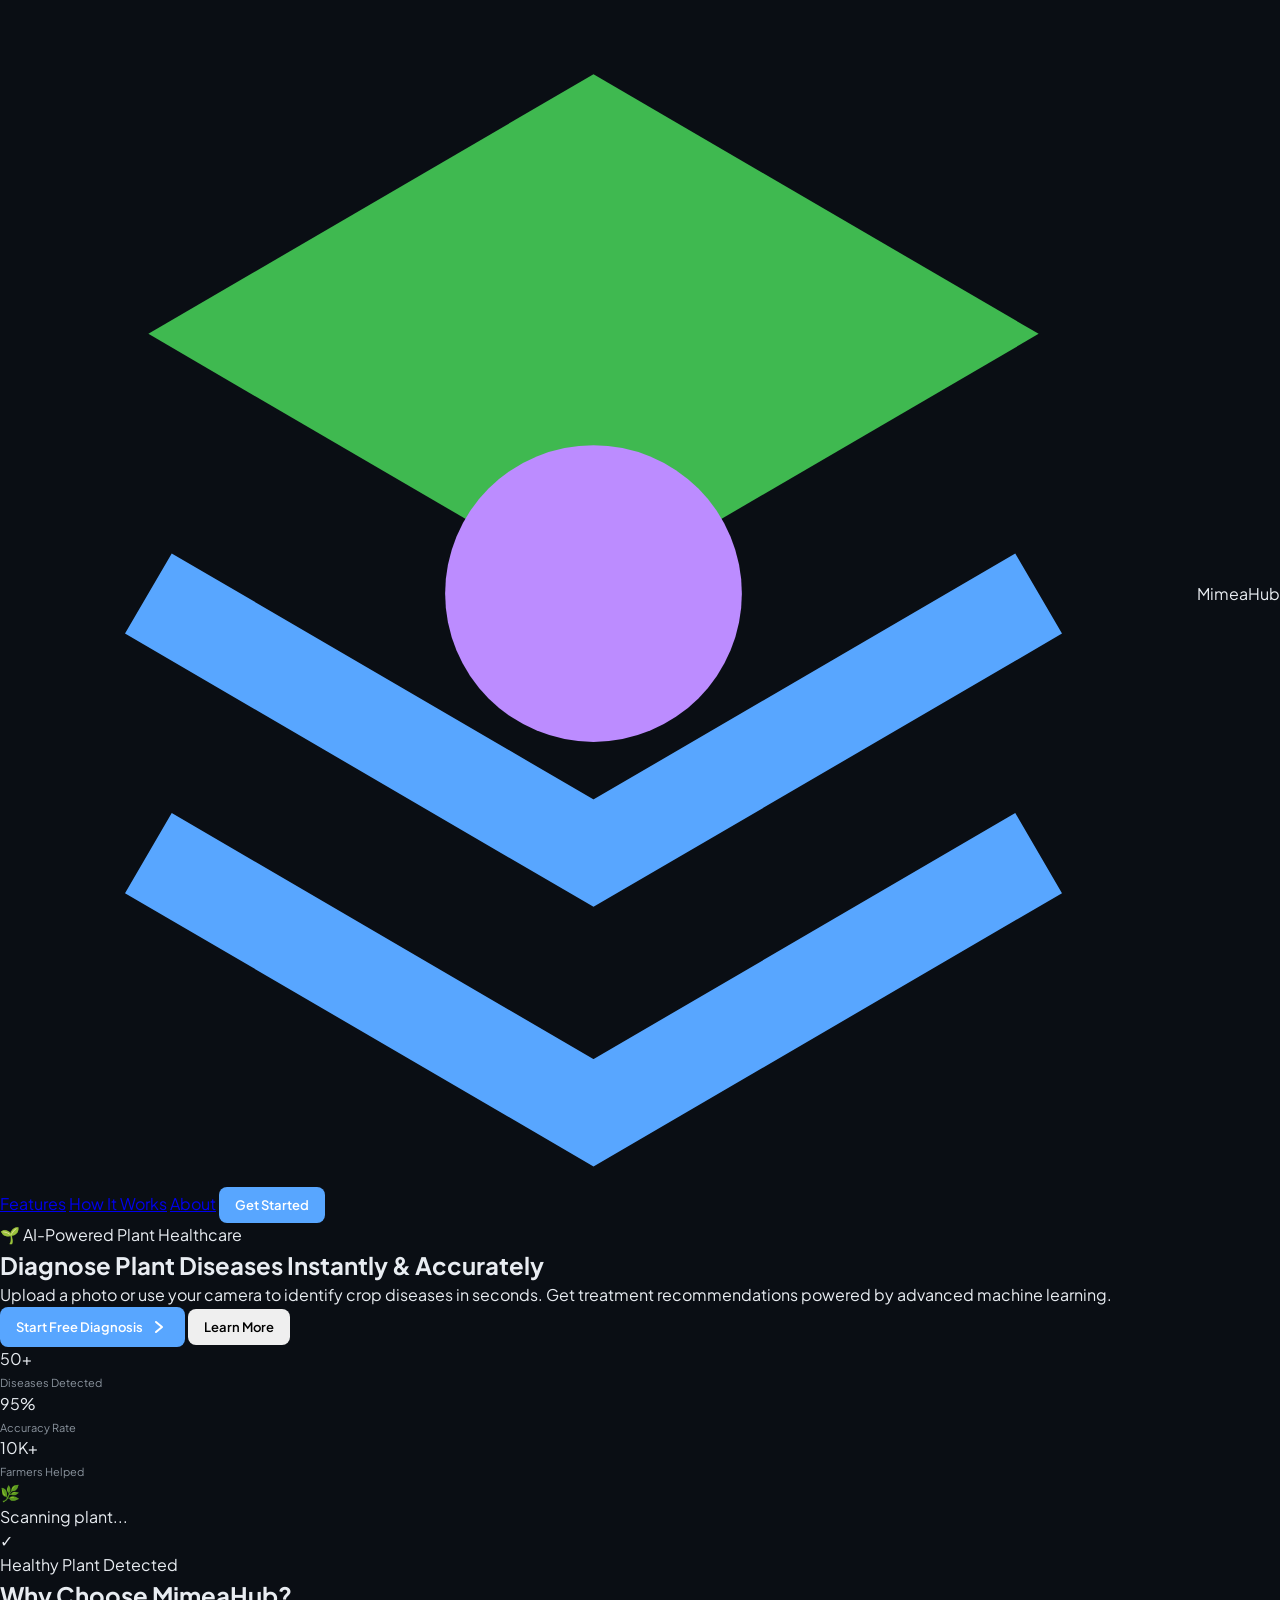
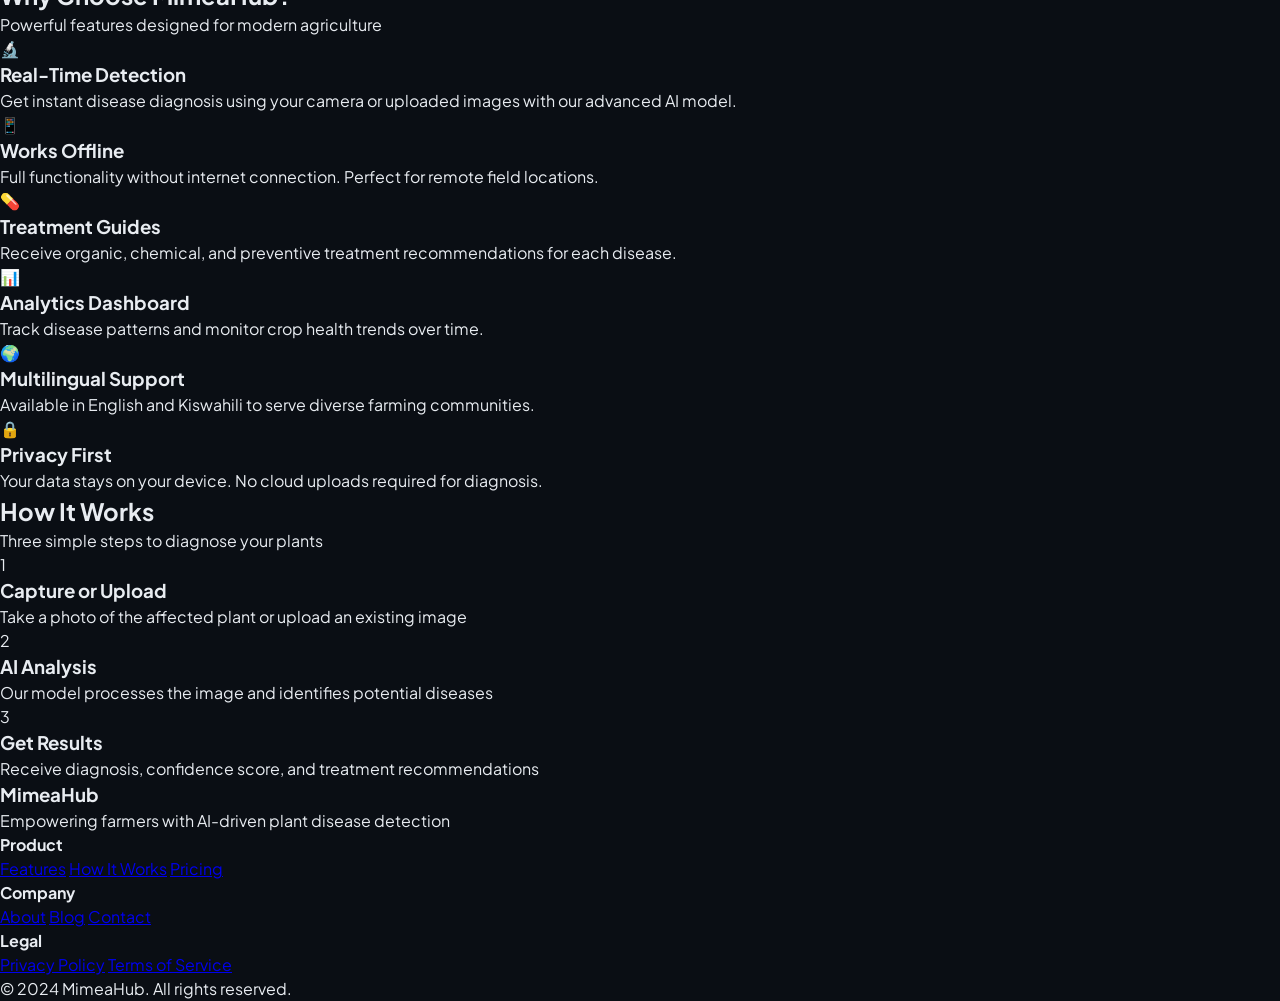
<file: index.html>
<!DOCTYPE html>
<html lang="en" data-theme="dark">
<head>
    <meta charset="UTF-8">
    <meta name="viewport" content="width=device-width, initial-scale=1.0">
    <title>MimeaHub — AI-Powered Plant Disease Detection</title>
    <link rel="stylesheet" href="styles.css">
    <link rel="icon" href="data:image/svg+xml,<svg xmlns='http://www.w3.org/2000/svg' viewBox='0 0 16 16'><text y='14' font-size='14'>🌱</text></svg>">
    <link rel="preconnect" href="https://fonts.googleapis.com">
    <link rel="preconnect" href="https://fonts.gstatic.com" crossorigin>
    <link href="https://fonts.googleapis.com/css2?family=Plus+Jakarta+Sans:wght@400;500;600;700;800&family=JetBrains+Mono:wght@500;700&display=swap" rel="stylesheet">
</head>
<body class="landing-page">
    
    <!-- Navigation -->
    <nav class="landing-nav">
        <div class="nav-container">
            <div class="nav-brand">
                <svg class="brand-logo" viewBox="0 0 32 32" fill="none">
                    <path d="M16 2L4 9L16 16L28 9L16 2Z" fill="#3fb950"/>
                    <path d="M4 23L16 30L28 23" stroke="#58a6ff" stroke-width="2.5"/>
                    <path d="M4 16L16 23L28 16" stroke="#58a6ff" stroke-width="2.5"/>
                    <circle cx="16" cy="16" r="4" fill="#bc8cff"/>
                </svg>
                <span class="brand-name">MimeaHub</span>
            </div>
            <div class="nav-links">
                <a href="#features">Features</a>
                <a href="#how-it-works">How It Works</a>
                <a href="#about">About</a>
                <button class="btn btn-primary" onclick="showAuthModal()">Get Started</button>
            </div>
        </div>
    </nav>

    <!-- Hero Section -->
    <section class="hero-section">
        <div class="hero-content">
            <div class="hero-badge">🌱 AI-Powered Plant Healthcare</div>
            <h1 class="hero-title">
                Diagnose Plant Diseases
                <span class="gradient-text">Instantly & Accurately</span>
            </h1>
            <p class="hero-description">
                Upload a photo or use your camera to identify crop diseases in seconds. 
                Get treatment recommendations powered by advanced machine learning.
            </p>
            <div class="hero-actions">
                <button class="btn btn-primary btn-large" onclick="showAuthModal()">
                    Start Free Diagnosis
                    <svg width="20" height="20" viewBox="0 0 20 20" fill="none">
                        <path d="M7 5L13 10L7 15" stroke="currentColor" stroke-width="2" stroke-linecap="round" stroke-linejoin="round"/>
                    </svg>
                </button>
                <button class="btn btn-secondary btn-large" onclick="document.getElementById('features').scrollIntoView({behavior:'smooth'})">
                    Learn More
                </button>
            </div>
            <div class="hero-stats">
                <div class="stat-item">
                    <span class="stat-number">50+</span>
                    <span class="stat-label">Diseases Detected</span>
                </div>
                <div class="stat-item">
                    <span class="stat-number">95%</span>
                    <span class="stat-label">Accuracy Rate</span>
                </div>
                <div class="stat-item">
                    <span class="stat-number">10K+</span>
                    <span class="stat-label">Farmers Helped</span>
                </div>
            </div>
        </div>
        <div class="hero-visual">
            <div class="hero-mockup">
                <div class="mockup-screen">
                    <div class="mockup-header">
                        <div class="mockup-dots">
                            <span></span><span></span><span></span>
                        </div>
                    </div>
                    <div class="mockup-content">
                        <div class="mockup-plant">🌿</div>
                        <div class="mockup-scanning">Scanning plant...</div>
                        <div class="mockup-result">
                            <div class="mockup-check">✓</div>
                            <div>Healthy Plant Detected</div>
                        </div>
                    </div>
                </div>
            </div>
        </div>
    </section>

    <!-- Features Section -->
    <section id="features" class="features-section">
        <h2 class="section-title">Why Choose MimeaHub?</h2>
        <p class="section-subtitle">Powerful features designed for modern agriculture</p>
        
        <div class="features-grid">
            <div class="feature-card">
                <div class="feature-icon">🔬</div>
                <h3>Real-Time Detection</h3>
                <p>Get instant disease diagnosis using your camera or uploaded images with our advanced AI model.</p>
            </div>
            
            <div class="feature-card">
                <div class="feature-icon">📱</div>
                <h3>Works Offline</h3>
                <p>Full functionality without internet connection. Perfect for remote field locations.</p>
            </div>
            
            <div class="feature-card">
                <div class="feature-icon">💊</div>
                <h3>Treatment Guides</h3>
                <p>Receive organic, chemical, and preventive treatment recommendations for each disease.</p>
            </div>
            
            <div class="feature-card">
                <div class="feature-icon">📊</div>
                <h3>Analytics Dashboard</h3>
                <p>Track disease patterns and monitor crop health trends over time.</p>
            </div>
            
            <div class="feature-card">
                <div class="feature-icon">🌍</div>
                <h3>Multilingual Support</h3>
                <p>Available in English and Kiswahili to serve diverse farming communities.</p>
            </div>
            
            <div class="feature-card">
                <div class="feature-icon">🔒</div>
                <h3>Privacy First</h3>
                <p>Your data stays on your device. No cloud uploads required for diagnosis.</p>
            </div>
        </div>
    </section>

    <!-- How It Works -->
    <section id="how-it-works" class="how-it-works-section">
        <h2 class="section-title">How It Works</h2>
        <p class="section-subtitle">Three simple steps to diagnose your plants</p>
        
        <div class="steps-container">
            <div class="step-item">
                <div class="step-number">1</div>
                <h3>Capture or Upload</h3>
                <p>Take a photo of the affected plant or upload an existing image</p>
            </div>
            <div class="step-connector"></div>
            <div class="step-item">
                <div class="step-number">2</div>
                <h3>AI Analysis</h3>
                <p>Our model processes the image and identifies potential diseases</p>
            </div>
            <div class="step-connector"></div>
            <div class="step-item">
                <div class="step-number">3</div>
                <h3>Get Results</h3>
                <p>Receive diagnosis, confidence score, and treatment recommendations</p>
            </div>
        </div>
    </section>

    <!-- Auth Modal -->
    <div id="auth-modal" class="modal hidden">
        <div class="modal-overlay" onclick="closeAuthModal()"></div>
        <div class="modal-content">
            <button class="modal-close" onclick="closeAuthModal()">✕</button>
            
            <div id="login-form" class="auth-form">
                <h2>Welcome Back</h2>
                <p>Sign in to access your dashboard</p>
                
                <div class="form-group">
                    <label for="login-email">Email</label>
                    <input type="email" id="login-email" placeholder="farmer@example.com">
                </div>
                
                <div class="form-group">
                    <label for="login-password">Password</label>
                    <input type="password" id="login-password" placeholder="Enter your password">
                </div>
                
                <button class="btn btn-primary btn-full" onclick="handleLogin()">Sign In</button>
                
                <p class="auth-switch">
                    Don't have an account? 
                    <a href="#" onclick="switchAuthForm('register')">Create one</a>
                </p>
            </div>

            <div id="register-form" class="auth-form hidden">
                <h2>Create Account</h2>
                <p>Join thousands of farmers using MimeaHub</p>
                
                <div class="form-group">
                    <label for="register-name">Full Name</label>
                    <input type="text" id="register-name" placeholder="John Doe">
                </div>
                
                <div class="form-group">
                    <label for="register-email">Email</label>
                    <input type="email" id="register-email" placeholder="farmer@example.com">
                </div>
                
                <div class="form-group">
                    <label for="register-password">Password</label>
                    <input type="password" id="register-password" placeholder="Create a password">
                </div>
                
                <div class="form-group">
                    <label for="register-confirm">Confirm Password</label>
                    <input type="password" id="register-confirm" placeholder="Confirm your password">
                </div>
                
                <button class="btn btn-primary btn-full" onclick="handleRegister()">Create Account</button>
                
                <p class="auth-switch">
                    Already have an account? 
                    <a href="#" onclick="switchAuthForm('login')">Sign in</a>
                </p>
            </div>
        </div>
    </div>

    <!-- Footer -->
    <footer class="landing-footer">
        <div class="footer-content">
            <div class="footer-brand">
                <h3>MimeaHub</h3>
                <p>Empowering farmers with AI-driven plant disease detection</p>
            </div>
            <div class="footer-links">
                <div class="footer-column">
                    <h4>Product</h4>
                    <a href="#features">Features</a>
                    <a href="#how-it-works">How It Works</a>
                    <a href="#">Pricing</a>
                </div>
                <div class="footer-column">
                    <h4>Company</h4>
                    <a href="#">About</a>
                    <a href="#">Blog</a>
                    <a href="#">Contact</a>
                </div>
                <div class="footer-column">
                    <h4>Legal</h4>
                    <a href="#">Privacy Policy</a>
                    <a href="#">Terms of Service</a>
                </div>
            </div>
        </div>
        <div class="footer-bottom">
            <p>&copy; 2024 MimeaHub. All rights reserved.</p>
        </div>
    </footer>

    <script src="auth.js"></script>
</body>
</html>
</file>
<file: styles.css>
/* ==========================================================================
   DESIGN SYSTEM
   ========================================================================== */
:root {
    --font-sans: 'Plus Jakarta Sans', -apple-system, sans-serif;
    --font-mono: 'JetBrains Mono', monospace;
    
    --bg-app: #0a0e14;
    --bg-panel: #131820;
    --bg-hollow: #1a202c;
    --border-dim: rgba(255, 255, 255, 0.04);
    --border-panel: rgba(255, 255, 255, 0.08);
    --text-primary: #e8ecf1;
    --text-secondary: #8b949e;
    
    --accent-blue: #58a6ff;
    --accent-green: #3fb950;
    --accent-purple: #bc8cff;
    --accent-red: #f85149;
    --accent-orange: #d29922;
}

[data-theme="light"] {
    --bg-app: #f6f8fa;
    --bg-panel: #ffffff;
    --bg-hollow: #f0f2f5;
    --border-dim: rgba(0, 0, 0, 0.04);
    --border-panel: rgba(0, 0, 0, 0.08);
    --text-primary: #1a1f36;
    --text-secondary: #5b616e;
    --accent-blue: #0969da;
    --accent-green: #1a7f37;
    --accent-purple: #8250df;
    --accent-red: #cf222e;
    --accent-orange: #9a6700;
}

* { margin: 0; padding: 0; box-sizing: border-box; }

body {
    background: var(--bg-app);
    color: var(--text-primary);
    font-family: var(--font-sans);
    line-height: 1.5;
    -webkit-font-smoothing: antialiased;
}

/* ==========================================================================
   LAYOUT
   ========================================================================== */
.dashboard-shell {
    max-width: 1200px;
    margin: 0 auto;
    padding: 16px;
}

.dashboard-grid {
    display: grid;
    grid-template-columns: 1fr 1fr;
    gap: 16px;
    align-items: start;
}

@media (max-width: 900px) {
    .dashboard-grid { grid-template-columns: 1fr; }
}

.left-column, .right-column {
    display: flex;
    flex-direction: column;
    gap: 16px;
}

/* ==========================================================================
   HEADER
   ========================================================================== */
.app-navbar {
    display: flex;
    justify-content: space-between;
    align-items: center;
    padding: 12px 20px;
    background: var(--bg-panel);
    border: 1px solid var(--border-panel);
    border-radius: 12px;
    margin-bottom: 16px;
}

.nav-brand {
    display: flex;
    align-items: center;
    gap: 10px;
}

.nav-actions {
    display: flex;
    align-items: center;
    gap: 8px;
}

.user-greeting {
    font-size: 13px;
    color: var(--text-secondary);
    font-weight: 500;
}

.icon-btn {
    background: none;
    border: 1px solid var(--border-panel);
    padding: 6px 10px;
    border-radius: 8px;
    cursor: pointer;
    font-size: 16px;
    transition: all 0.2s;
    color: var(--text-primary);
}

.icon-btn:hover { background: var(--bg-hollow); }

.lang-pill {
    background: var(--bg-hollow);
    color: var(--text-primary);
    border: 1px solid var(--border-panel);
    padding: 6px 10px;
    border-radius: 8px;
    font-size: 12px;
    font-weight: 500;
    cursor: pointer;
    font-family: var(--font-sans);
}

/* ==========================================================================
   CARDS
   ========================================================================== */
.card {
    background: var(--bg-panel);
    border: 1px solid var(--border-panel);
    border-radius: 12px;
    padding: 20px;
}

.card-header {
    display: flex;
    justify-content: space-between;
    align-items: center;
    margin-bottom: 12px;
}

.card-header h3 {
    font-size: 14px;
    font-weight: 600;
    margin: 0;
}

/* ==========================================================================
   STATUS BADGE
   ========================================================================== */
.status-badge {
    font-size: 10px;
    padding: 4px 10px;
    border-radius: 20px;
    font-weight: 600;
    text-transform: uppercase;
    letter-spacing: 0.5px;
}

.status-ready {
    background: rgba(63, 185, 80, 0.15);
    color: var(--accent-green);
}

.status-scanning {
    background: rgba(88, 166, 255, 0.15);
    color: var(--accent-blue);
}

.status-error {
    background: rgba(248, 81, 73, 0.15);
    color: var(--accent-red);
}

/* ==========================================================================
   VIEWPORT / CAMERA
   ========================================================================== */
.viewport-wrapper {
    width: 100%;
    aspect-ratio: 16/10;
    background: #0d1117;
    border-radius: 10px;
    overflow: hidden;
    display: flex;
    align-items: center;
    justify-content: center;
    margin-bottom: 12px;
    border: 1px solid var(--border-dim);
}

.viewport-wrapper video,
.viewport-wrapper img {
    width: 100%;
    height: 100%;
    object-fit: cover;
}

.stage-placeholder {
    text-align: center;
    padding: 20px;
    color: var(--text-secondary);
}

.placeholder-icon {
    font-size: 40px;
    margin-bottom: 12px;
    opacity: 0.6;
}

.stage-placeholder p {
    font-size: 13px;
    line-height: 1.5;
    max-width: 250px;
}

/* ==========================================================================
   BUTTONS
   ========================================================================== */
.button-row {
    display: flex;
    gap: 8px;
}

.btn {
    padding: 10px 16px;
    border-radius: 8px;
    font-weight: 600;
    font-size: 13px;
    cursor: pointer;
    border: none;
    font-family: var(--font-sans);
    transition: all 0.2s;
    display: inline-flex;
    align-items: center;
    justify-content: center;
    gap: 6px;
}

.btn-primary {
    background: var(--accent-blue);
    color: white;
}

.btn-primary:hover { opacity: 0.9; }

.btn-success {
    background: var(--accent-green);
    color: white;
}

.btn-success:hover { opacity: 0.9; }

.btn-outline {
    background: var(--bg-hollow);
    color: var(--text-primary);
    border: 1px solid var(--border-panel);
}

.btn-outline:hover { border-color: var(--accent-blue); }

.btn-block {
    width: 100%;
    margin-top: 12px;
}

.btn-text {
    background: none;
    border: none;
    color: var(--accent-red);
    cursor: pointer;
    font-size: 12px;
    font-weight: 500;
    font-family: var(--font-sans);
    padding: 0;
}

.btn-text:hover { text-decoration: underline; }

/* ==========================================================================
   RESULTS
   ========================================================================== */
.result-main {
    display: flex;
    justify-content: space-between;
    align-items: center;
    background: var(--bg-hollow);
    padding: 16px;
    border-radius: 10px;
    margin-bottom: 12px;
}

.label {
    font-size: 10px;
    text-transform: uppercase;
    color: var(--text-secondary);
    letter-spacing: 0.8px;
    font-weight: 600;
}

.result-main h2 {
    font-size: 20px;
    font-weight: 700;
    margin: 4px 0 0 0;
}

.confidence-ring {
    position: relative;
    width: 60px;
    height: 60px;
    flex-shrink: 0;
}

.ring-bg {
    fill: none;
    stroke: var(--border-panel);
    stroke-width: 3;
}

.ring-fill {
    fill: none;
    stroke: var(--accent-green);
    stroke-width: 3;
    stroke-linecap: round;
    transition: stroke-dasharray 0.3s ease;
}

.confidence-text {
    position: absolute;
    top: 50%;
    left: 50%;
    transform: translate(-50%, -50%);
    font-size: 13px;
    font-weight: 700;
    color: var(--accent-green);
    font-family: var(--font-mono);
}

.location-row {
    font-size: 12px;
    color: var(--text-secondary);
    margin-bottom: 12px;
}

/* ==========================================================================
   TREATMENT CARDS
   ========================================================================== */
.treatment-cards {
    display: flex;
    flex-direction: column;
    gap: 8px;
    margin-bottom: 8px;
}

.treatment-card {
    display: flex;
    gap: 12px;
    padding: 12px;
    border-radius: 8px;
    background: var(--bg-hollow);
    border-left: 3px solid transparent;
    transition: all 0.2s;
}

.treatment-card:hover {
    background: var(--bg-panel);
}

.treatment-card.organic { border-left-color: var(--accent-green); }
.treatment-card.chemical { border-left-color: var(--accent-blue); }
.treatment-card.prevention { border-left-color: var(--accent-purple); }

.treatment-icon {
    font-size: 20px;
    flex-shrink: 0;
}

.treatment-content h5 {
    font-size: 11px;
    font-weight: 600;
    text-transform: uppercase;
    letter-spacing: 0.5px;
    margin: 0 0 4px 0;
}

.organic .treatment-content h5 { color: var(--accent-green); }
.chemical .treatment-content h5 { color: var(--accent-blue); }
.prevention .treatment-content h5 { color: var(--accent-purple); }

.treatment-content p {
    font-size: 12px;
    color: var(--text-secondary);
    margin: 0;
    line-height: 1.5;
}

/* ==========================================================================
   SEARCH INPUT
   ========================================================================== */
.search-input {
    width: 100%;
    padding: 8px 12px;
    background: var(--bg-hollow);
    border: 1px solid var(--border-panel);
    border-radius: 8px;
    color: var(--text-primary);
    font-size: 13px;
    outline: none;
    margin-bottom: 12px;
    font-family: var(--font-sans);
}

.search-input:focus {
    border-color: var(--accent-blue);
}

.search-input::placeholder {
    color: var(--text-secondary);
}

/* ==========================================================================
   SCROLL LISTS
   ========================================================================== */
.scroll-list {
    max-height: 250px;
    overflow-y: auto;
    display: flex;
    flex-direction: column;
    gap: 6px;
}

.scroll-list::-webkit-scrollbar {
    width: 4px;
}

.scroll-list::-webkit-scrollbar-track {
    background: transparent;
}

.scroll-list::-webkit-scrollbar-thumb {
    background: var(--border-panel);
    border-radius: 2px;
}

.empty-state {
    color: var(--text-secondary);
    font-size: 13px;
    text-align: center;
    padding: 20px;
    margin: 0;
}

/* ==========================================================================
   HISTORY ITEMS
   ========================================================================== */
.history-item {
    background: var(--bg-hollow);
    border: 1px solid var(--border-dim);
    border-radius: 8px;
    padding: 10px 14px;
    cursor: pointer;
    display: flex;
    justify-content: space-between;
    align-items: center;
    transition: all 0.2s;
    font-size: 13px;
}

.history-item:hover {
    border-color: var(--accent-blue);
    background: var(--bg-panel);
}

.history-info {
    display: flex;
    flex-direction: column;
    gap: 2px;
}

.history-disease {
    font-weight: 600;
}

.history-meta {
    font-size: 11px;
    color: var(--text-secondary);
    display: flex;
    gap: 10px;
}

.history-confidence {
    font-family: var(--font-mono);
    color: var(--accent-green);
    font-weight: 600;
    font-size: 13px;
}

/* ==========================================================================
   ANALYTICS BARS
   ========================================================================== */
.analytics-list {
    display: flex;
    flex-direction: column;
    gap: 14px;
}

.analytics-row {
    display: flex;
    flex-direction: column;
    gap: 6px;
}

.analytics-meta {
    display: flex;
    justify-content: space-between;
    font-size: 12px;
    color: var(--text-secondary);
}

.analytics-count {
    font-weight: 600;
    color: var(--text-primary);
}

.bar-track {
    width: 100%;
    height: 6px;
    background: var(--bg-hollow);
    border-radius: 3px;
    overflow: hidden;
}

.bar-fill {
    height: 100%;
    background: var(--accent-blue);
    border-radius: 3px;
    transition: width 0.4s ease;
}

/* ==========================================================================
   QUICK STATS
   ========================================================================== */
.stats-grid {
    display: grid;
    grid-template-columns: 1fr 1fr;
    gap: 12px;
}

.stat-box {
    background: var(--bg-hollow);
    border-radius: 10px;
    padding: 14px;
    text-align: center;
}

.stat-value {
    font-size: 24px;
    font-weight: 700;
    color: var(--accent-blue);
    display: block;
    font-family: var(--font-mono);
}

.stat-label {
    font-size: 11px;
    color: var(--text-secondary);
    margin-top: 4px;
    display: block;
}

/* ==========================================================================
   UTILITY
   ========================================================================== */
.hidden {
    display: none !important;
}
</file>
